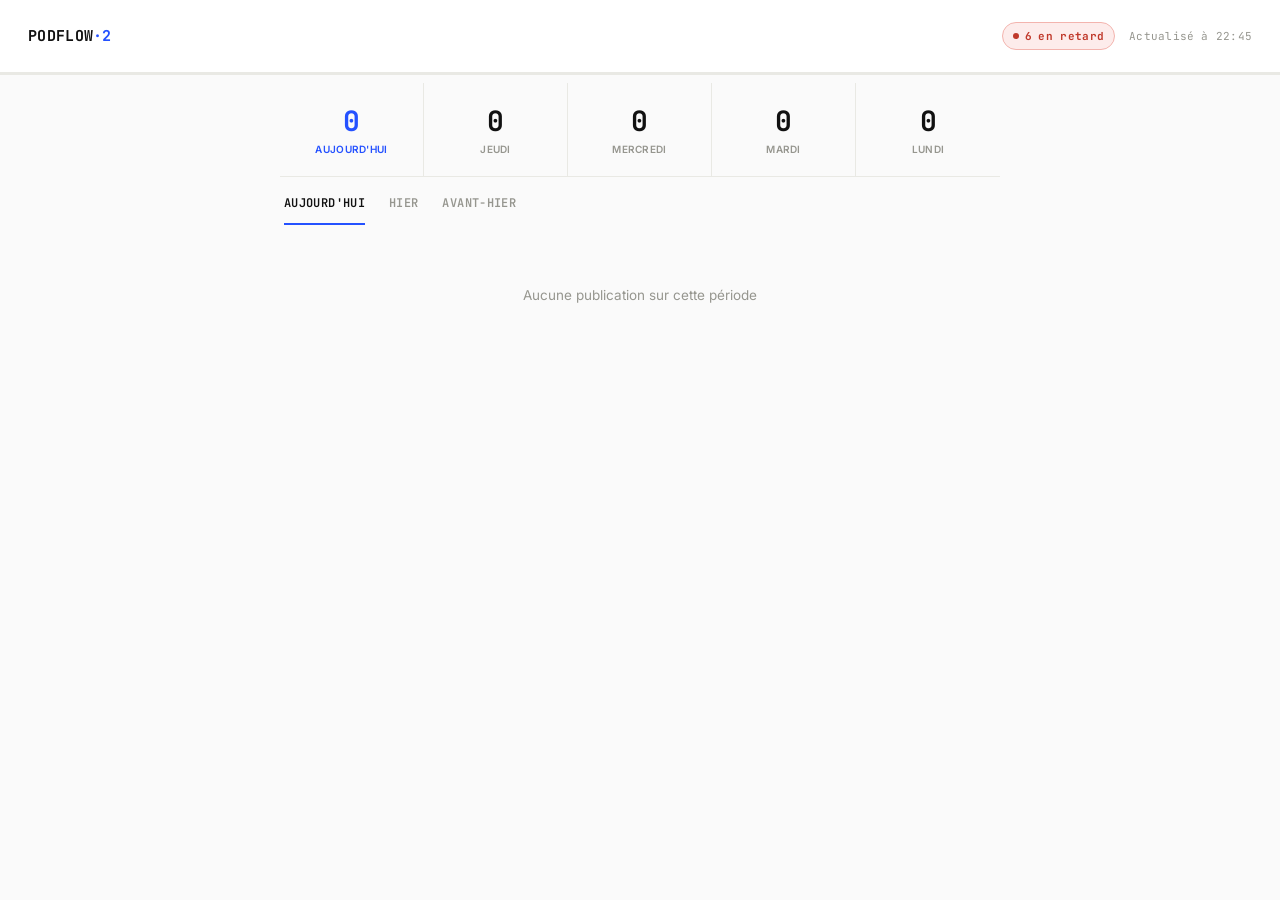
<file: index.html>
<!DOCTYPE html>
<html lang="fr">
<head>
<meta charset="UTF-8">
<meta name="viewport" content="width=device-width, initial-scale=1.0">
<title>Podflow·2</title>
<link rel="preconnect" href="https://fonts.googleapis.com">
<link rel="preconnect" href="https://fonts.gstatic.com" crossorigin>
<link href="https://fonts.googleapis.com/css2?family=JetBrains+Mono:wght@400;500;600;700&family=Inter:wght@400;500;600;700&display=swap" rel="stylesheet">
<style>
  :root{
    --bg:#fafafa;
    --surface:#ffffff;
    --ink:#111111;
    --muted:#96968f;
    --line:#e9e9e4;
    --accent:#2451ff;
  }
  *{box-sizing:border-box;}
  body{
    margin:0;
    background:var(--bg);
    color:var(--ink);
    font-family:'Inter',-apple-system,BlinkMacSystemFont,sans-serif;
    -webkit-font-smoothing:antialiased;
  }
  .mono{font-family:'JetBrains Mono',monospace; font-variant-numeric:tabular-nums;}

  header{
    display:flex;
    align-items:center;
    justify-content:space-between;
    padding:22px 28px;
    border-bottom:1px solid var(--line);
    background:var(--surface);
  }
  .logo{
    font-family:'JetBrains Mono',monospace;
    font-weight:700;
    font-size:15px;
    letter-spacing:0.02em;
  }
  .logo span{color:var(--accent);}

  .last-update{
    font-family:'JetBrains Mono',monospace;
    font-size:11px;
    color:var(--muted);
    letter-spacing:0.02em;
  }

  .header-right{
    display:flex;
    align-items:center;
    gap:14px;
  }

  .alert-btn{
    display:none;
    align-items:center;
    gap:6px;
    background:#fdeceb;
    border:1px solid #f3b4ae;
    color:#c0392b;
    font-family:'JetBrains Mono',monospace;
    font-size:11px;
    font-weight:700;
    letter-spacing:0.03em;
    padding:6px 10px;
    border-radius:14px;
    cursor:pointer;
    position:relative;
  }
  .alert-btn.show{display:inline-flex;}
  .alert-dot{
    width:6px; height:6px;
    border-radius:50%;
    background:#c0392b;
  }

  .alert-panel{
    display:none;
    position:absolute;
    top:60px;
    right:28px;
    width:300px;
    max-width:88vw;
    background:var(--surface);
    border:1px solid var(--line);
    border-radius:6px;
    box-shadow:0 8px 24px rgba(17,17,17,0.1);
    z-index:20;
    overflow:hidden;
  }
  .alert-panel.open{display:block;}
  .alert-panel-head{
    padding:12px 14px;
    font-size:11px;
    font-weight:700;
    text-transform:uppercase;
    letter-spacing:0.05em;
    color:#c0392b;
    border-bottom:1px solid var(--line);
    background:#fdeceb;
  }
  .alert-item{
    padding:11px 14px;
    border-bottom:1px solid var(--line);
  }
  .alert-item:last-child{border-bottom:none;}
  .alert-item-name{
    font-size:13px;
    font-weight:600;
    margin-bottom:2px;
  }
  .alert-item-detail{
    font-family:'JetBrains Mono',monospace;
    font-size:11px;
    color:var(--muted);
  }

  .progress-line{
    height:2px;
    background:var(--line);
    position:relative;
    overflow:hidden;
  }
  .progress-fill{
    height:100%;
    width:0%;
    background:var(--accent);
    transition:width .2s ease;
  }

  .container{
    max-width:760px;
    margin:0 auto;
    padding:0 20px;
  }

  .stats{
    display:grid;
    grid-template-columns:repeat(5,1fr);
    border-bottom:1px solid var(--line);
    margin-top:8px;
  }
  .stat{
    padding:24px 2px 20px;
    text-align:center;
    border-right:1px solid var(--line);
  }
  .stat:last-child{border-right:none;}
  .stat-num{
    font-family:'JetBrains Mono',monospace;
    font-size:28px;
    font-weight:700;
    line-height:1;
  }
  .stat-label{
    margin-top:8px;
    font-size:10px;
    font-weight:600;
    letter-spacing:0.03em;
    text-transform:uppercase;
    color:var(--muted);
    line-height:1.3;
  }

  .stat.today .stat-num,
  .stat.today .stat-label{
    color:var(--accent);
  }

  .tabs{
    display:flex;
    gap:24px;
    padding:18px 4px 0;
  }
  .tab{
    font-family:'JetBrains Mono',monospace;
    font-size:12px;
    font-weight:600;
    letter-spacing:0.03em;
    text-transform:uppercase;
    background:none;
    border:none;
    color:var(--muted);
    padding:0 0 12px;
    cursor:pointer;
    border-bottom:2px solid transparent;
  }
  .tab.active{color:var(--ink); border-bottom-color:var(--accent);}

  .list{margin-top:2px;}
  .row{
    display:flex;
    align-items:baseline;
    gap:16px;
    padding:14px 4px;
    border-bottom:1px solid var(--line);
  }
  .row-time{
    font-family:'JetBrains Mono',monospace;
    font-size:12px;
    color:var(--muted);
    width:40px;
    flex-shrink:0;
  }
  .row-body{flex:1; min-width:0;}
  .row-podcast{
    font-size:11px;
    font-weight:600;
    letter-spacing:0.05em;
    text-transform:uppercase;
    color:var(--muted);
    margin-bottom:3px;
  }
  .row-title{
    font-size:14.5px;
    font-weight:500;
    line-height:1.35;
    color:var(--ink);
  }
  .row-link{
    flex-shrink:0;
    font-family:'JetBrains Mono',monospace;
    font-size:12px;
    color:var(--accent);
    text-decoration:none;
    white-space:nowrap;
  }
  .row-link:hover{text-decoration:underline;}

  .empty{
    padding:60px 0;
    text-align:center;
    color:var(--muted);
    font-size:13.5px;
  }

</style>
</head>
<body>

<header>
  <div class="logo">PODFLOW<span>·2</span></div>
  <div class="header-right">
    <button class="alert-btn" id="alert-btn" onclick="toggleAlertPanel()">
      <span class="alert-dot"></span>
      <span id="alert-count">0</span> en retard
    </button>
    <div class="last-update mono" id="last-update"></div>
  </div>
</header>
<div class="alert-panel" id="alert-panel">
  <div class="alert-panel-head">Publications en retard aujourd'hui</div>
  <div id="alert-list"></div>
</div>
<div class="progress-line"><div class="progress-fill" id="progress"></div></div>

<div class="container">
  <div class="stats" id="week-stats"></div>

  <div class="tabs">
    <button class="tab active" data-filter="today" onclick="setFilter('today', this)">Aujourd'hui</button>
    <button class="tab" data-filter="yesterday" onclick="setFilter('yesterday', this)">Hier</button>
    <button class="tab" data-filter="beforeYesterday" onclick="setFilter('beforeYesterday', this)">Avant-hier</button>
  </div>

  <div class="list" id="content-area">
    <div class="empty">Chargement des flux…</div>
  </div>
</div>

<script>
  const DEFAULT_FEEDS = [
    "https://feeds.audiomeans.fr/feed/0bfadaff-71b8-43ce-b964-4199e425207e.xml",
    "https://feeds.audiomeans.fr/feed/33dfee79-12e7-41c6-9023-7ac20bf91db1.xml",
    "https://feeds.audiomeans.fr/feed/078c3a40-6a61-47ab-bf75-5653f3a1463f.xml",
    "https://feeds.audiomeans.fr/feed/502ede2c-7341-4477-a374-e27a0c64d738.xml",
    "https://feeds.audiomeans.fr/feed/b38cbcd5-a1b8-4f4c-997a-d40c2c04f9e8.xml",
    "https://feeds.audiomeans.fr/feed/456411ca-cea1-4a88-a9d5-98b990722ed6.xml",
    "https://feeds.audiomeans.fr/feed/ee883851-2ab1-4296-b3f2-6f70f3a8f0e8.xml",
    "https://feeds.audiomeans.fr/feed/8f8a3fe9-5298-409e-b938-b1f990c2c8ad.xml",
    "https://feeds.audiomeans.fr/feed/49687653-10e2-4068-b513-a29218042228.xml",
    "https://feeds.audiomeans.fr/feed/5b279160-ca91-477b-99b1-4276074257ac.xml",
    "https://feeds.audiomeans.fr/feed/d8da0358-f829-400a-a9bd-836a08c5cfcb.xml",
    "https://feeds.audiomeans.fr/feed/1f679704-d4ce-4a80-aadb-380f7ed08072.xml",
    "https://feeds.audiomeans.fr/feed/0a2749cb-5d2d-4876-9e89-8609f9243006.xml",
    "https://feeds.audiomeans.fr/feed/9562ff43-55ee-44af-95e0-db69d162ebae.xml",
    "https://feeds.audiomeans.fr/feed/0b81db9c-9ba5-4faa-921c-3ae8ab7d15e2.xml",
    "https://feeds.audiomeans.fr/feed/4483fcfa-6adc-47bc-97b8-c4c78ea4951e.xml",
    "https://feeds.audiomeans.fr/feed/17652c76-f6e2-47da-b4de-ab791a8de6f9.xml",
    "https://feeds.audiomeans.fr/feed/5ced65f3-0264-4fac-8785-d12d13b5c2f1.xml",
    "https://feeds.audiomeans.fr/feed/82faf41f-e3ee-4e5f-80f5-42f177d513e2.xml",
    "https://feeds.audiomeans.fr/feed/c6e434d6-801e-4849-b56e-747d6d5a51ea.xml",
    "https://feeds.audiomeans.fr/feed/24076e71-d1f1-4e8f-8c86-3840ee6562ad.xml",
    "https://feeds.audiomeans.fr/feed/f2265776-504d-4ff6-89b0-784deacfcb38.xml",
    "https://feeds.audiomeans.fr/feed/1019002c-dd56-48c1-808d-f1d0f5ec1113.xml",
    "https://feeds.audiomeans.fr/feed/5d025ae3-c104-4b3c-b20d-0c5bdb4df97d.xml",
    "https://feeds.audiomeans.fr/feed/0ee58dde-db1f-4508-95c4-8e23bcc1ec9b.xml",
    "https://feeds.audiomeans.fr/feed/13847b2e-82d3-11ee-af22-df4d4a91bfdc.xml",
    "https://feeds.audiomeans.fr/feed/a32f5059-de31-4db9-8ae9-8ded1af35316.xml",
    "https://feeds.audiomeans.fr/feed/34e71064-2a44-4541-bec3-4c21ddf69bfe.xml",
    "https://feeds.audiomeans.fr/feed/0f56e4cd-d44d-4968-ac12-9d1159a54d4c.xml",
    "https://feeds.audiomeans.fr/feed/f649a24a-afec-4c3b-b01d-985223ff1e74.xml",
    "https://feeds.audiomeans.fr/feed/283ea31f-bb34-407e-bff1-4d2245824ffe.xml",
    "https://feeds.audiomeans.fr/feed/dbada355-20e2-42ad-8901-6945bd8d4800.xml",
    "https://feeds.audiomeans.fr/feed/361d9d7c-191f-419f-833e-83f498149fed.xml",
    "https://feeds.audiomeans.fr/feed/fc535eee-8df2-4f13-9d12-0d4c8c0d1154.xml",
    "https://feeds.audiomeans.fr/feed/e7d6f6f9-6084-49e6-80ee-82e921b40d5d.xml",
    "https://feeds.audiomeans.fr/feed/9d4e94a2-0ac1-47bc-b677-3143eb989333.xml",
    "https://feeds.audiomeans.fr/feed/6f8c5a53-9a85-4f33-80ea-699424d45309.xml",
    "https://feeds.audiomeans.fr/feed/78a1e8b4-d078-44de-b74b-78f38a8923ae.xml",
    "https://feeds.audiomeans.fr/feed/c50fd628-34ad-4eca-9def-546cb7c2ae31.xml",
    "https://feeds.audiomeans.fr/feed/13c59b4e-7b42-49a8-849f-d4eb25baeb19.xml",
    "https://feeds.audiomeans.fr/feed/39d1fc14-8d85-4bba-afe0-2cf9e3b4053f.xml",
    "https://feeds.audiomeans.fr/feed/4a8dccbe-3444-4c27-8f42-c26d21406bc1.xml",
    "https://feeds.audiomeans.fr/feed/03f60f8c-8247-4c78-99dc-faa175730ec3.xml",
    "https://feeds.audiomeans.fr/feed/278cab38-f438-459f-bae1-8cb4f6dc5436.xml",
    "https://feeds.audiomeans.fr/feed/1ef17db5-ad83-4c9f-84b7-449df8b38b32.xml",
    "https://feeds.audiomeans.fr/feed/abd60e2a-fac4-413f-bf0a-463aa19796dc.xml",
    "https://feeds.audiomeans.fr/feed/19e73a34-5dd4-4680-913f-a34294ccd927.xml",
    "https://feeds.audiomeans.fr/feed/aefbab20-4311-449c-8d7e-12b6d1f4b5b4.xml",
    "https://feeds.audiomeans.fr/feed/84b3b99d-eb46-413b-9d96-595af98a3f79.xml",
    "https://feeds.audiomeans.fr/feed/44b11857-392e-491a-ab69-69bd3543ec63.xml",
    "https://feeds.audiomeans.fr/feed/5938c170-dc0b-41a5-a59d-019a05f687c2.xml",
    "https://feeds.audiomeans.fr/feed/1aceff0b-992d-4337-9f75-3dff622fd8af.xml",
    "https://feeds.audiomeans.fr/feed/474e4787-d49f-4473-ab2d-9aebcf510cfa.xml",
    "https://feeds.audiomeans.fr/feed/ee8bdd69-82f7-437c-a458-0fcd556cf73d.xml",
    "https://feeds.audiomeans.fr/feed/f2303b00-a943-4ab0-8702-aa97447e6112.xml",
    "https://feeds.audiomeans.fr/feed/a1cd7837-0832-4070-8e43-14d5beac123a.xml",
    "https://feeds.audiomeans.fr/feed/23446ca3-fe7a-4be3-8dca-6f8a64a06806.xml",
    "https://feeds.audiomeans.fr/feed/5a3426bf-0329-4df2-a63e-87169b371be7.xml",
    "https://feeds.audiomeans.fr/feed/3f623a0b-f338-4e18-ba74-c194e0e6e8bf.xml",
    "https://feeds.audiomeans.fr/feed/2223a715-ca4a-4360-abe2-dc5a906c7fbb.xml",
    "https://feeds.audiomeans.fr/feed/d46afe4c-2f13-4f73-9a6e-b36b2e37dcbf.xml",
    "https://feeds.audiomeans.fr/feed/8dc151bc-0773-414d-9342-86443bd31a38.xml",
    "https://feeds.audiomeans.fr/feed/8f59879f-806a-46dd-aa79-9160e503b679.xml",
    "https://feeds.audiomeans.fr/feed/55f098ba-f624-42b7-b29b-e61099ce2b79.xml",
    "https://feeds.audiomeans.fr/feed/1075b04c-0b6b-4ba0-b129-e83c241aa304.xml",
    "https://feeds.audiomeans.fr/feed/77dd9729-e2b2-462a-90fa-d6b45464ed8e.xml",
    "https://feeds.audiomeans.fr/feed/6b9f30c8-cdf9-4ede-aada-aec380317df1.xml",
    "https://feeds.audiomeans.fr/feed/80a39a48-f044-436e-ad5b-63d3154efa91.xml",
    "https://feeds.audiomeans.fr/feed/5799f0c0-d531-402b-8c09-14671fcccfb7.xml",
    "https://feeds.audiomeans.fr/feed/ac193b03-3b95-435b-8c37-a01d5eda5d1d.xml",
    "https://feeds.audiomeans.fr/feed/4be07d58-3177-4e44-8c9a-9ab1eedd2c34.xml",
    "https://feeds.audiomeans.fr/feed/a58f57cc-71b0-4e5b-a349-4a8ba3479f80.xml",
    "https://feeds.audiomeans.fr/feed/9a5e8977-e246-4457-b438-51a1f498d911.xml",
    "https://feeds.audiomeans.fr/feed/db384986-c141-4f27-b4f4-652bc6064c31.xml",
    "https://feeds.audiomeans.fr/feed/8670e1d5-b8d8-486b-9ea4-e8d5c09966f5.xml",
    "https://feeds.audiomeans.fr/feed/0ba247d7-b0e0-4c22-87f5-7c84cfdea897.xml",
    "https://feeds.audiomeans.fr/feed/c35816b2-174c-4f9e-9889-6fb86fdd8fe5.xml",
    "https://feeds.audiomeans.fr/feed/c9c019ab-6ec7-49de-a7c2-e6c50ddf2e37.xml",
    "https://feeds.audiomeans.fr/feed/a9132511-29db-4d76-bbf5-ad6e53a6375d.xml",
    "https://feeds.audiomeans.fr/feed/1c147c6c-b4f0-46ae-a101-d0436ffa3d0e.xml",
    "https://feeds.audiomeans.fr/feed/76c7cbeb-73a8-41c6-9700-01818b258f27.xml",
    "https://feeds.audiomeans.fr/feed/f8b2d34e-bd68-42e8-8774-248a159fbe8d.xml",
    "https://feeds.audiomeans.fr/feed/99abc452-9e79-49de-85c9-9c19a2be8d1e.xml",
    "https://feeds.audiomeans.fr/feed/d8ff4608-2e56-45d0-b603-06be6ca05be5.xml",
    "https://feeds.audiomeans.fr/feed/01925386-64a7-485f-8763-896a791c3ca9.xml",
    "https://feeds.audiomeans.fr/feed/430804cd-0bf4-4994-9477-07e39084d327.xml",
    "https://feeds.audiomeans.fr/feed/96373afb-f415-4f7e-9d06-8f90fbb2c164.xml",
    "https://feeds.audiomeans.fr/feed/47069d1f-cfb8-4856-9465-e06c6e909bd8.xml",
    "https://feeds.audiomeans.fr/feed/59433f13-4ed2-4d2c-9d6f-b10884742e95.xml",
    "https://feeds.audiomeans.fr/feed/c5b394d3-8c68-49ca-918f-74dad18ab70c.xml",
    "https://feeds.audiomeans.fr/feed/08855c38-c96c-4da1-b163-6b2dd7e60d65.xml",
    "https://feeds.audiomeans.fr/feed/c6690ee9-7f85-4f20-bdd3-9381c071d332.xml",
    "https://feeds.audiomeans.fr/feed/d1b1eafc-86db-4e5e-b872-99553e887440.xml",
    "https://feeds.audiomeans.fr/feed/3f687e59-1037-408b-9b74-4bdd7aab5455.xml",
    "https://feeds.audiomeans.fr/feed/8e1e218e-9eef-4ec1-97f3-2d7f70887dda.xml",
    "https://feeds.audiomeans.fr/feed/e761b1c6-f16d-43f3-a67a-13171765ebd8.xml",
    "https://feeds.audiomeans.fr/feed/20e7eff7-65e2-406d-8706-27a3f9aa9ec6.xml",
    "https://feeds.audiomeans.fr/feed/a91623c7-0dc1-49a5-b10d-f164196cf945.xml",
    "https://feeds.audiomeans.fr/feed/0eb5aa0e-ca2f-4164-814a-4993e21b82d6.xml",
    "https://feeds.audiomeans.fr/feed/6a7aeb38-fd93-4e2d-9b29-cff5382aa9fb.xml",
    "https://feeds.audiomeans.fr/feed/df8eaa13-10a0-4e1b-b319-882de787c63b.xml",
    "https://feeds.audiomeans.fr/feed/f22e5353-483f-4890-8d01-61b4595bfb7a.xml",
    "https://feeds.audiomeans.fr/feed/0cfcdf47-1308-4f79-a9f1-2eb992eb94e2.xml",
    "https://feeds.audiomeans.fr/feed/73438d24-58ca-4729-942f-54cab8d79850.xml",
    "https://feeds.audiomeans.fr/feed/7ad83639-3721-4281-a652-44c471311b0e.xml",
    "https://feeds.audiomeans.fr/feed/a1b31101-892c-4796-8560-ac0933e83e0d.xml"
  ];

  const feeds = DEFAULT_FEEDS;
  let allEpisodes = [];
  let currentFilter = 'today';
  const REFRESH_INTERVAL_MS = 5 * 60 * 1000;

  function isSameDay(d1, d2) {
    return d1.getDate() === d2.getDate() &&
           d1.getMonth() === d2.getMonth() &&
           d1.getFullYear() === d2.getFullYear();
  }

  async function fetchOneFeed(url) {
    const controller = new AbortController();
    const timeout = setTimeout(() => controller.abort(), 9000);
    try {
      const response = await fetch(url, { signal: controller.signal });
      const text = await response.text();
      const xml = new DOMParser().parseFromString(text, "text/xml");
      const podcastTitle = xml.querySelector("channel > title")?.textContent || "Podcast";
      const items = xml.querySelectorAll("item");
      const eps = [];
      items.forEach(item => {
        const pubDateStr = item.querySelector("pubDate")?.textContent;
        const pubDate = new Date(pubDateStr);
        if (isNaN(pubDate)) return;
        eps.push({
          podcast: podcastTitle,
          title: item.querySelector("title")?.textContent || "Sans titre",
          link: item.querySelector("link")?.textContent || item.querySelector("enclosure")?.getAttribute("url") || "#",
          date: pubDate,
          time: pubDate.toLocaleTimeString('fr-FR', { hour: '2-digit', minute: '2-digit' }),
          sourceUrl: url
        });
      });
      return eps;
    } catch (e) {
      return [];
    } finally {
      clearTimeout(timeout);
    }
  }

  async function fetchAllFeeds() {
    allEpisodes = [];
    let done = 0;
    document.getElementById('progress').style.width = '2%';
    const results = await Promise.all(feeds.map(async (url) => {
      const eps = await fetchOneFeed(url);
      done++;
      document.getElementById('progress').style.width = Math.round((done / feeds.length) * 100) + '%';
      return eps;
    }));
    results.forEach(eps => allEpisodes.push(...eps));
    allEpisodes.sort((a, b) => b.date - a.date);
    setTimeout(() => { document.getElementById('progress').style.width = '0%'; }, 400);
    document.getElementById('last-update').textContent = 'Actualisé à ' + new Date().toLocaleTimeString('fr-FR', { hour: '2-digit', minute: '2-digit' });
    updateDashboard();
    checkLateEpisodes();
  }

  // --- Alertes de retard basées sur des règles fixes (définies manuellement, pas de détection automatique) ---
  // jours : 1=lundi, 2=mardi, 3=mercredi, 4=jeudi, 5=vendredi, 6=samedi, 0=dimanche
  // "endHour/endMinute" = fin de la plage de diffusion habituelle. L'alerte se déclenche
  // "toleranceMin" minutes après cette heure si aucun épisode n'est encore sorti aujourd'hui.
  const SCHEDULE_RULES = [
    { url: "https://feeds.audiomeans.fr/feed/17652c76-f6e2-47da-b4de-ab791a8de6f9.xml", name: "Europe 1 Bonjour", endHour: 7, endMinute: 0, toleranceMin: 30, days: [1,2,3,4,5] },
    { url: "https://feeds.audiomeans.fr/feed/b38cbcd5-a1b8-4f4c-997a-d40c2c04f9e8.xml", name: "Europe 1 Matin", endHour: 9, endMinute: 0, toleranceMin: 30, days: [1,2,3,4,5] },
    { url: "https://feeds.audiomeans.fr/feed/abd60e2a-fac4-413f-bf0a-463aa19796dc.xml", name: "L'Heure des Pros", endHour: 11, endMinute: 0, toleranceMin: 30, days: [1,2,3,4,5] },
    { url: "https://feeds.audiomeans.fr/feed/6a7aeb38-fd93-4e2d-9b29-cff5382aa9fb.xml", name: "Christine Kelly et vous", endHour: 13, endMinute: 0, toleranceMin: 30, days: [1,2,3,4,5] },
    { url: "https://feeds.audiomeans.fr/feed/73438d24-58ca-4729-942f-54cab8d79850.xml", name: "Europe 1 Info", endHour: 14, endMinute: 0, toleranceMin: 15, days: [1,2,3,4,5] },
    { url: "https://feeds.audiomeans.fr/feed/df8eaa13-10a0-4e1b-b319-882de787c63b.xml", name: "Et si on en parlait", endHour: 15, endMinute: 0, toleranceMin: 15, days: [1,2,3,4,5] },
  ];

  function checkLateEpisodes() {
    const now = new Date();
    const todayWd = now.getDay();
    const nowMinutes = now.getHours() * 60 + now.getMinutes();
    const late = [];

    SCHEDULE_RULES.forEach(rule => {
      if (!rule.days.includes(todayWd)) return;
      const endMinutes = rule.endHour * 60 + rule.endMinute;
      const alertAt = endMinutes + rule.toleranceMin;
      if (nowMinutes < alertAt) return;
      const publishedToday = allEpisodes.some(e => e.sourceUrl === rule.url && isSameDay(e.date, now));
      if (!publishedToday) {
        const h = String(rule.endHour).padStart(2, '0');
        const m = String(rule.endMinute).padStart(2, '0');
        late.push({ podcast: rule.name, expectedTime: `${h}:${m}`, lateMinutes: nowMinutes - endMinutes });
      }
    });

    late.sort((a, b) => b.lateMinutes - a.lateMinutes);
    renderAlerts(late);
  }

  function renderAlerts(late) {
    const btn = document.getElementById('alert-btn');
    const count = document.getElementById('alert-count');
    const list = document.getElementById('alert-list');

    if (late.length === 0) {
      btn.classList.remove('show');
      document.getElementById('alert-panel').classList.remove('open');
      return;
    }

    btn.classList.add('show');
    count.textContent = late.length;
    list.innerHTML = late.map(l => `
      <div class="alert-item">
        <div class="alert-item-name">${l.podcast.replace(/</g,'&lt;')}</div>
        <div class="alert-item-detail">Fin prévue ${l.expectedTime} · ${l.lateMinutes} min de retard</div>
      </div>
    `).join('');
  }

  function toggleAlertPanel() {
    document.getElementById('alert-panel').classList.toggle('open');
  }

  document.addEventListener('click', (e) => {
    const panel = document.getElementById('alert-panel');
    const btn = document.getElementById('alert-btn');
    if (panel.classList.contains('open') && !panel.contains(e.target) && !btn.contains(e.target)) {
      panel.classList.remove('open');
    }
  });

  function updateDashboard() {
    renderDayStats(); // asynchrone (lecture/écriture du stockage), pas besoin d'attendre pour l'affichage de la liste
    renderList();
  }

  const DAILY_COUNTS_KEY = 'podflow2-daily-counts';
  const DISPLAY_DAYS = 5; // nombre de jours affichés dans la barre du haut

  function dateKey(d) {
    return d.getFullYear() + '-' + String(d.getMonth() + 1).padStart(2, '0') + '-' + String(d.getDate()).padStart(2, '0');
  }

  async function renderDayStats() {
    const today = new Date();

    // on recalcule sur une fenêtre plus large que l'affichage (10 jours) pour capter
    // un maximum fiable avant que les épisodes ne sortent du flux RSS
    const freshCounts = {};
    for (let offset = 0; offset < 10; offset++) {
      const d = new Date(today);
      d.setDate(d.getDate() - offset);
      freshCounts[dateKey(d)] = allEpisodes.filter(e => isSameDay(e.date, d)).length;
    }

    // fusion avec l'historique déjà mémorisé : on garde le maximum jamais observé
    // pour chaque jour, pour ne pas voir un jour passé "perdre" des épisodes une fois
    // qu'ils sortent de la fenêtre du flux RSS
    let stored = {};
    try {
      const res = await window.storage.get(DAILY_COUNTS_KEY, false);
      stored = JSON.parse(res.value);
    } catch (e) {
      stored = {};
    }

    const merged = { ...stored };
    Object.entries(freshCounts).forEach(([key, count]) => {
      merged[key] = Math.max(merged[key] || 0, count);
    });

    // on ne garde que les 30 derniers jours en mémoire, pour ne pas grossir indéfiniment
    const cutoff = new Date(today);
    cutoff.setDate(cutoff.getDate() - 30);
    Object.keys(merged).forEach(key => {
      if (new Date(key) < cutoff) delete merged[key];
    });

    try { await window.storage.set(DAILY_COUNTS_KEY, JSON.stringify(merged), false); } catch (e) {}

    let html = '';
    for (let offset = 0; offset < DISPLAY_DAYS; offset++) {
      const d = new Date(today);
      d.setDate(d.getDate() - offset);
      const count = merged[dateKey(d)] || 0;
      const label = offset === 0 ? "Aujourd'hui" : d.toLocaleDateString('fr-FR', { weekday: 'long' });
      html += `
        <div class="stat${offset === 0 ? ' today' : ''}">
          <div class="stat-num mono">${count}</div>
          <div class="stat-label">${label}</div>
        </div>`;
    }
    document.getElementById('week-stats').innerHTML = html;
  }

  function setFilter(filterType, btn) {
    currentFilter = filterType;
    document.querySelectorAll('.tab').forEach(t => t.classList.remove('active'));
    btn.classList.add('active');
    renderList();
  }

  function renderList() {
    const today = new Date();
    const yesterday = new Date(today); yesterday.setDate(yesterday.getDate() - 1);
    const beforeYesterday = new Date(today); beforeYesterday.setDate(beforeYesterday.getDate() - 2);

    let filtered = [];
    if (currentFilter === 'today') filtered = allEpisodes.filter(e => isSameDay(e.date, today));
    else if (currentFilter === 'yesterday') filtered = allEpisodes.filter(e => isSameDay(e.date, yesterday));
    else filtered = allEpisodes.filter(e => isSameDay(e.date, beforeYesterday));

    const area = document.getElementById('content-area');
    if (filtered.length === 0) {
      area.innerHTML = '<div class="empty">Aucune publication sur cette période</div>';
      return;
    }

    area.innerHTML = filtered.map(ep => `
      <div class="row">
        <div class="row-time mono">${ep.time}</div>
        <div class="row-body">
          <div class="row-podcast">${escapeHtml(ep.podcast)}</div>
          <div class="row-title">${escapeHtml(ep.title)}</div>
        </div>
        <a href="${ep.link}" target="_blank" class="row-link">Écouter →</a>
      </div>
    `).join('');
  }

  function escapeHtml(str) {
    const d = document.createElement('div');
    d.textContent = str;
    return d.innerHTML;
  }

  (async () => {
    await fetchAllFeeds();
    setInterval(fetchAllFeeds, REFRESH_INTERVAL_MS);
    setInterval(checkLateEpisodes, 60 * 1000);
  })();
</script>
</body>
</html>
</file>
